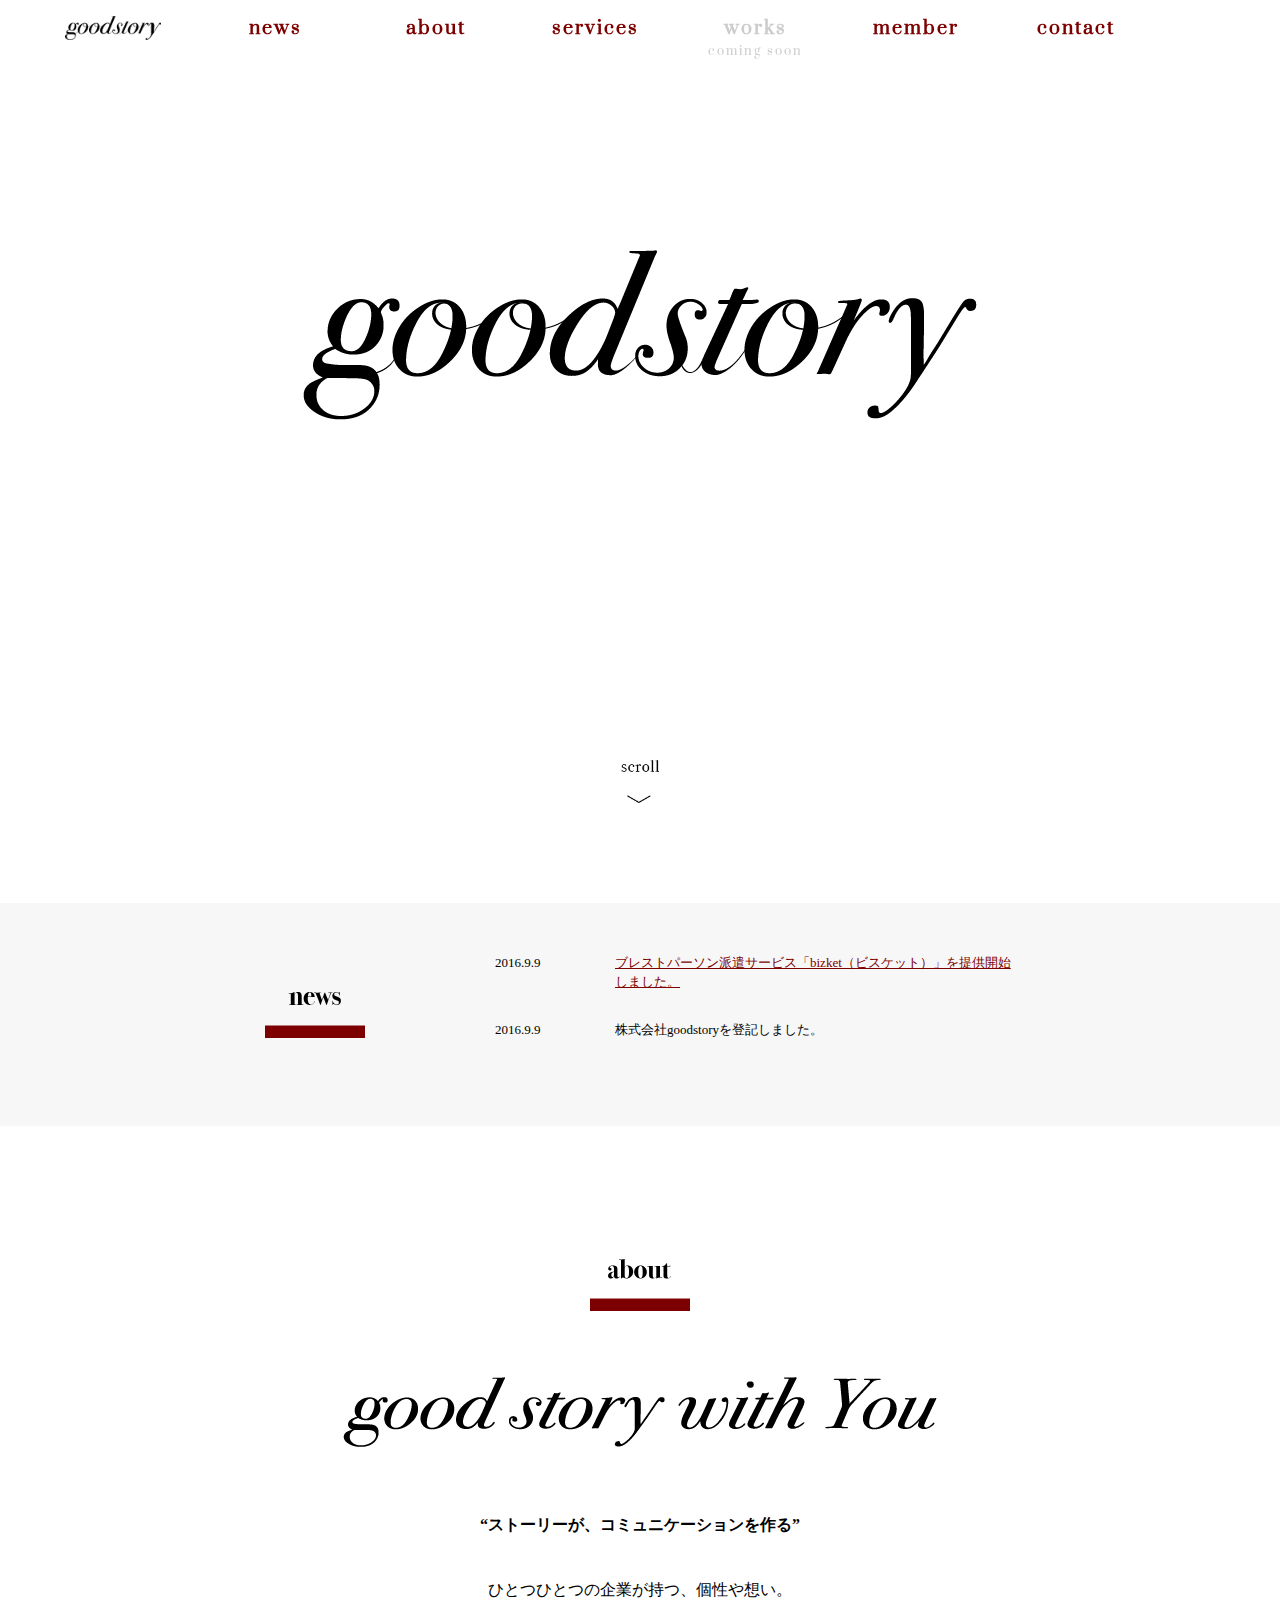
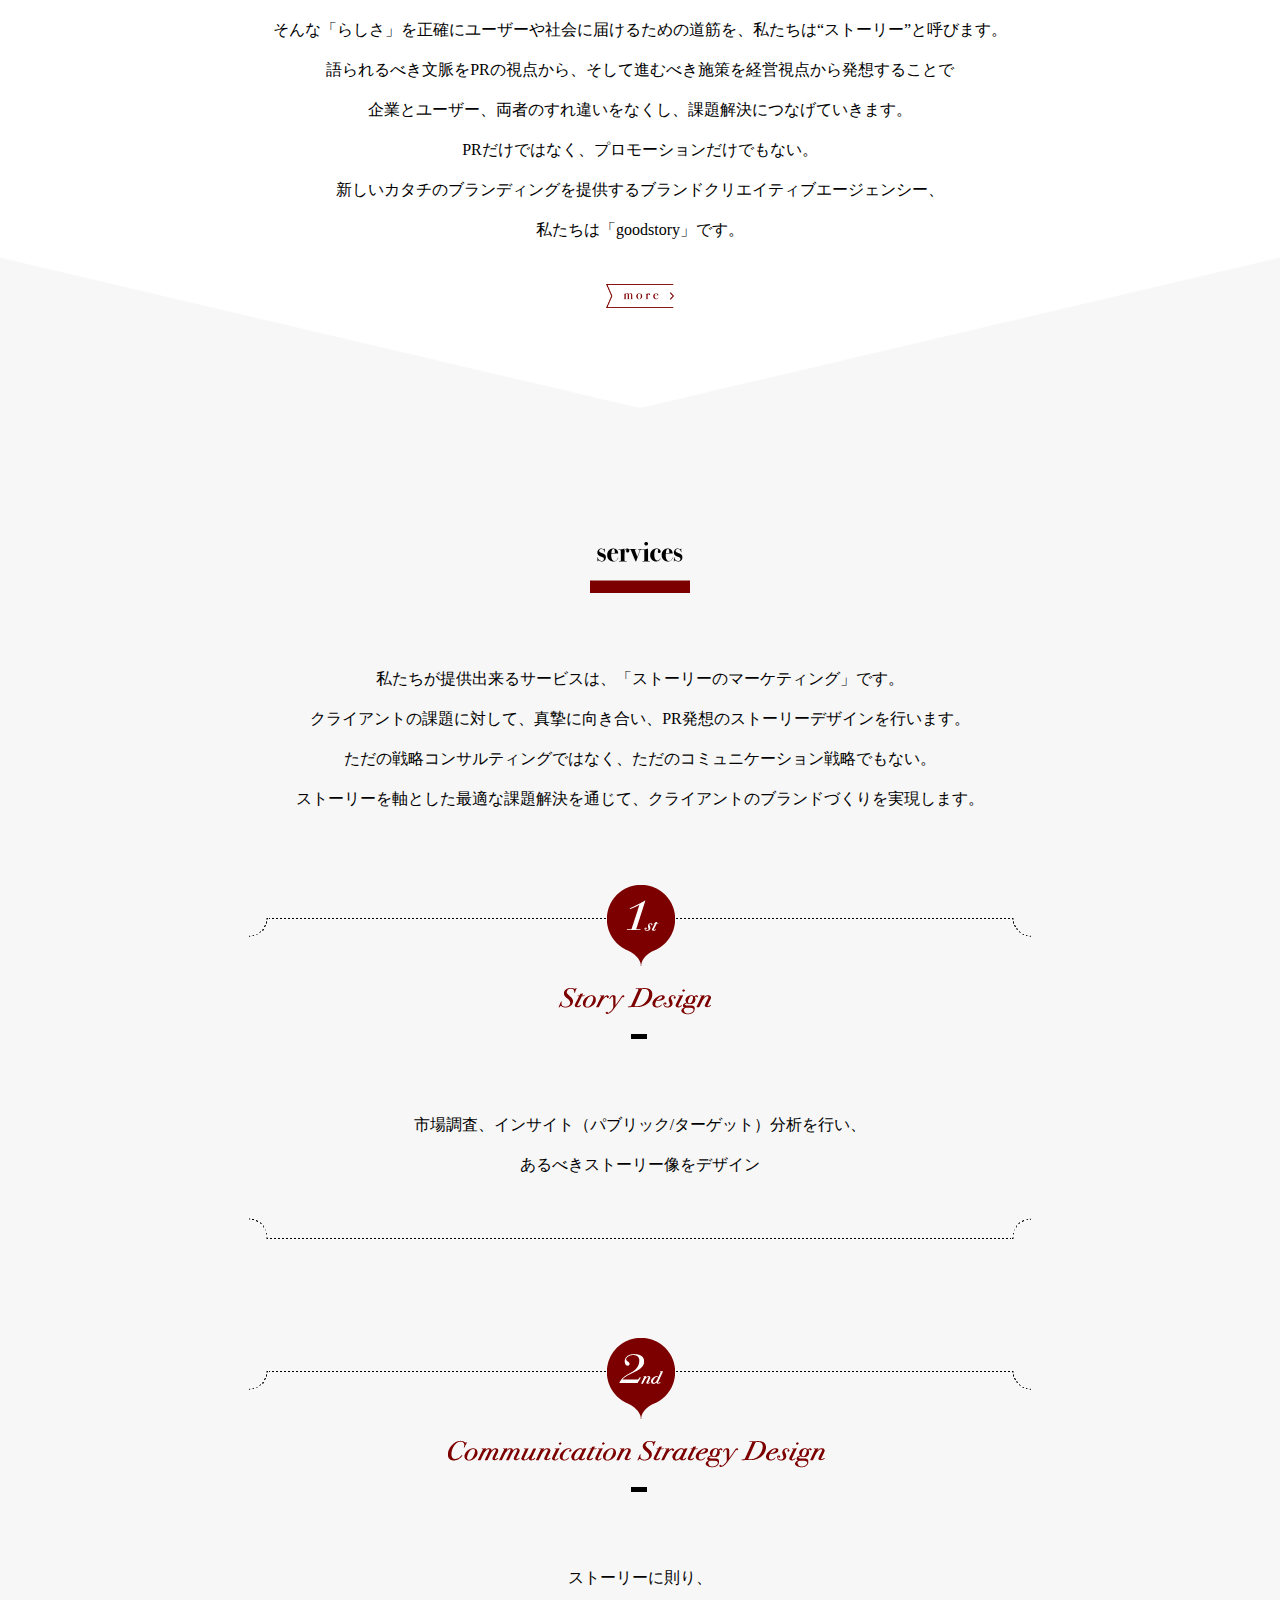
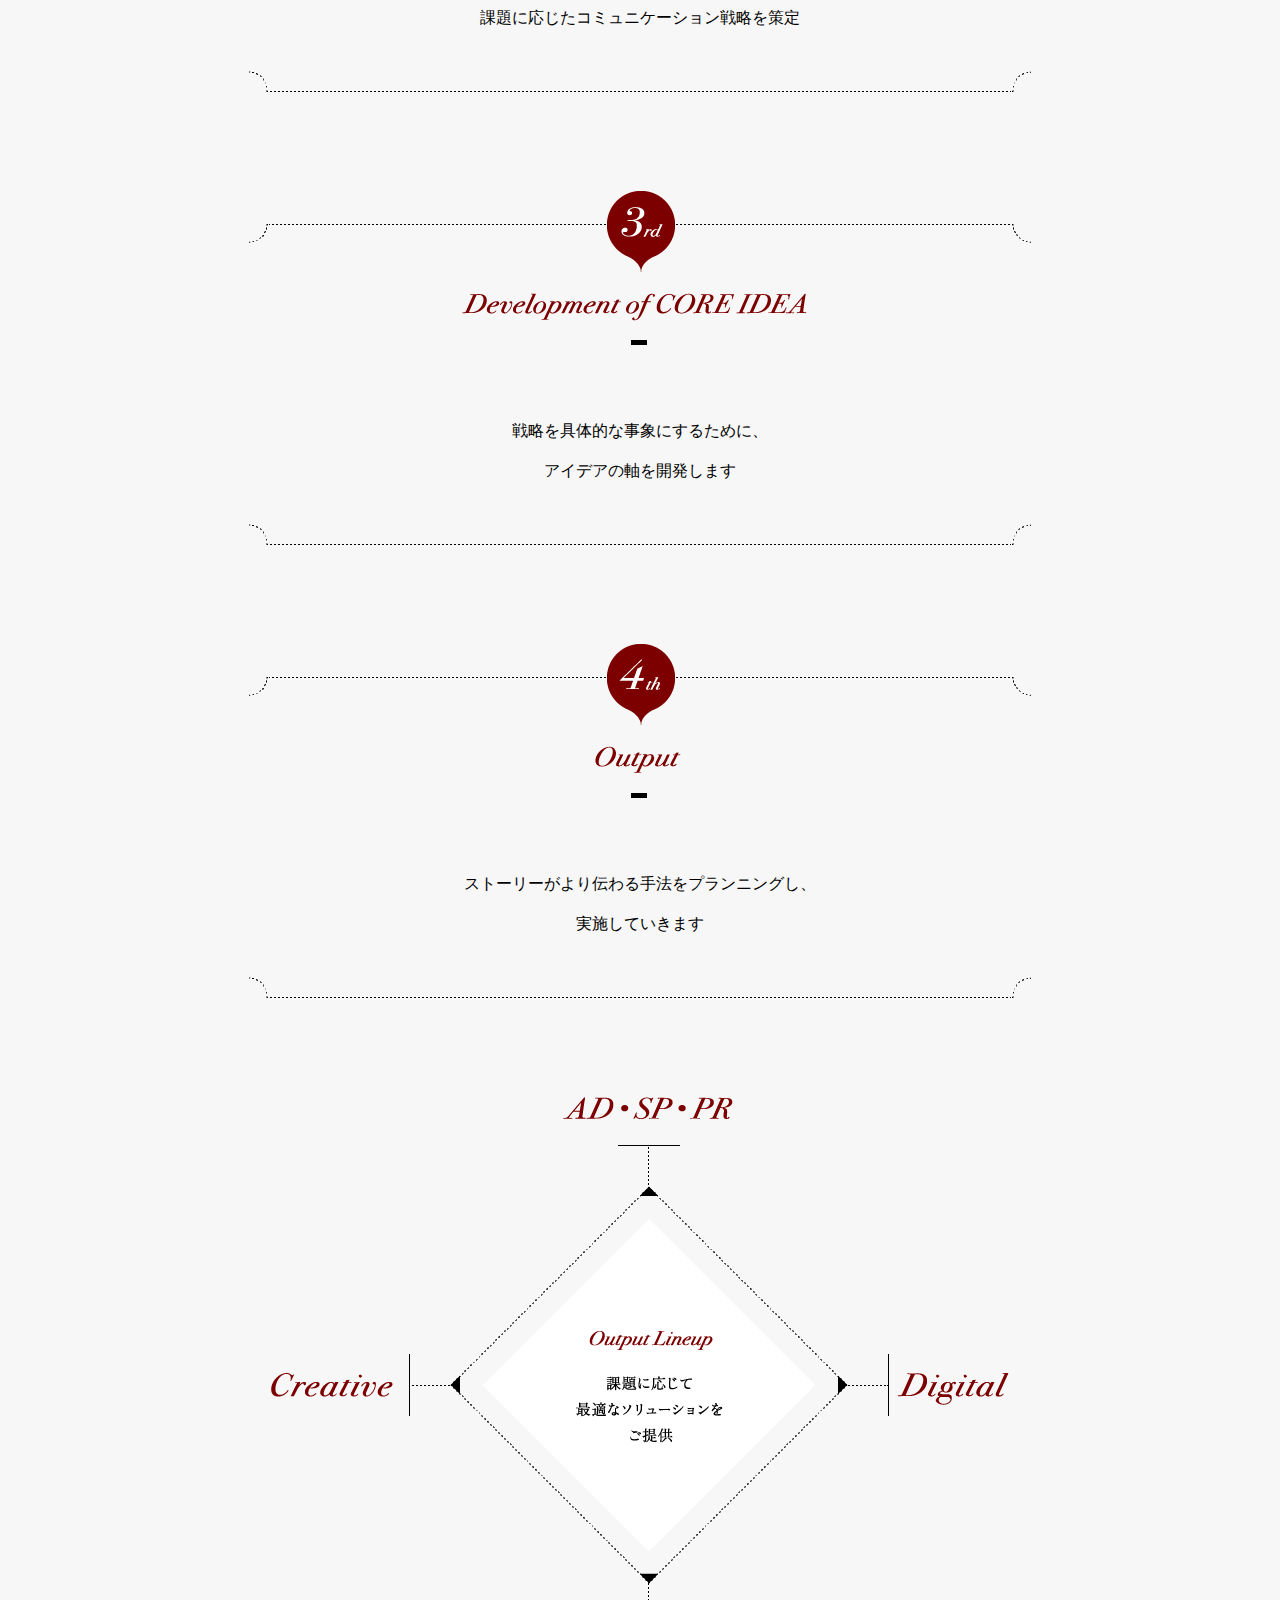
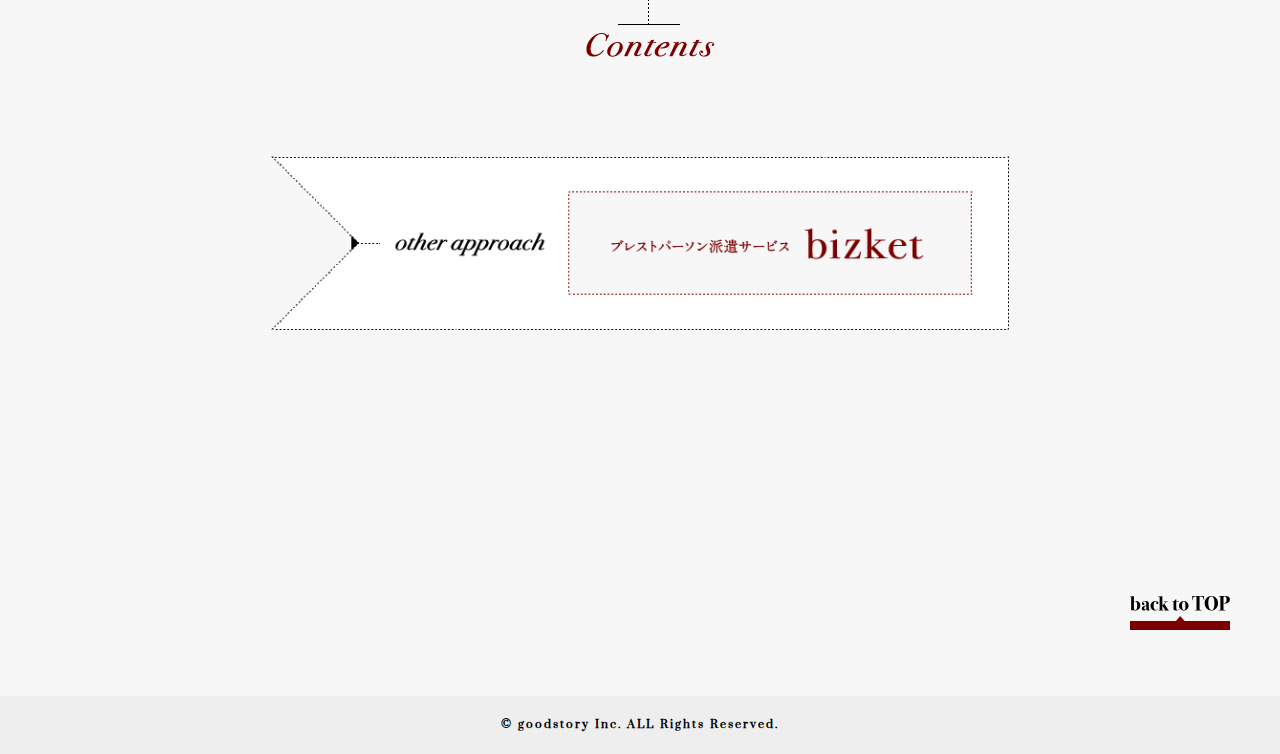
<file: index.html>
<!DOCTYPE html>
<html lang="ja">
  <head>
    <meta charset="UTF-8">
    <meta http-equiv="X-UA-Compatible" content="IE=edge"/>
    <meta name="viewport" content="width=device-width,initial-scale=1">
    <title>goodstory ～ストーリーが、コミュニケーションを作る～</title>
    <meta name="description" content="ひとつひとつの企業が持つ、個性や想い。そんな「らしさ」を正確にユーザーや社会に届けるための道筋を、私たちは“ストーリー”と呼びます。語られるべき文脈をPRの視点から、そして進むべき施策を経営視点から発想することで企業とユーザー、両者のすれ違いをなくし、課題解決につなげていきます。PRだけではなく、プロモーションだけでもない。 新しいカタチのブランディングを提供するブランドクリエイティブエージェンシー、私たちは「goodstory」です。">
    <meta name="keywords" content="PR,ストーリー,マーケティング,bizket,ブランドクリエイティブエージェンシー,goodstory">
    <link rel="stylesheet" href="common/css/sanitize.css">
    <link href='https://fonts.googleapis.com/css?family=Prata' rel='stylesheet' type='text/css'>
    <link rel="stylesheet" href="common/css/style.css">
    <link rel="stylesheet" href="common/css/menu.css"/>
    <!--[if lt IE 9]>
    <script type="text/javascript" src="common/js/html5shiv.js"></script>
    <![endif]-->
  </head>

  <body>
    <nav id="nav" class="sp-on">
      <ul>
        <li class="special">
          <div id="menu">
            <ul>
              <li class="menu_close"><img src="common/images/close.png"></li>
              <li><a href="#news">news</a></li>
              <li><a href="about/">about</a></li>
              <li><a href="services/">services</a></li>
              <li><span>works<span>coming soon</span></span></li>
              <li><a href="member/">member</a></li>
              <li><a href="contact/">contact</a></li>
            </ul>
          </div>
        </li>
      </ul>
    </nav>
    <div id="header" class="sp-on">
      <div class="inner">
      <h1><a href="/"><img src="common/images/logo.png" alt="goodstory" width="96"></a></h1>
      <a id="btn_menu" href="#menu" class="menuToggle"><img src="common/images/btn_menu.png" width=71 /></a>
      </div>
    </div>

    <div id="header" class="pc-on fixed">
      <div class="inner">
        <h1><a href="/"><img src="common/images/logo.png" alt="goodstory" width="96"></a></h1>
        <nav id="nav" class="pc-on">
          <ul>
            <li><a href="#news">news</a></li>
            <li><a href="about/">about</a></li>
            <li><a href="services/">services</a></li>
            <li class="cs"><span>works<span>coming soon</span></span></li>
            <li><a href="member/">member</a></li>
            <li><a href="contact/">contact</a></li>
          </ul>
        </nav>
      </div>
    </div>

    <div id="goodstory" class="section key-visual inner">
      <img src="common/images/goodstory.png" alt="goodstory" width="674">
    </div>

    <div class="section">
      <a href="#news"><img src="common/images/scroll.png" alt="scroll" width="38"></a>
    </div>

    <div id="news" class="section bg_gray">
      <div class="inner news clearfix">
        <h2><img src="common/images/title_news.png" alt="news"></h2>
        <dl class="clearfix">
          <dt>2016.9.9</dt>
          <dd><a href="brest/">ブレストパーソン派遣サービス「bizket（ビスケット）」を提供開始しました。</a></dd>
          <dt>2016.9.9</dt>
          <dd>株式会社goodstoryを登記しました。</dd>
        </dl>
      </div>
    </div>

    <div id="about" class="section">
      <div class="inner">
        <h2><img src="common/images/title_about.png" alt="about"></h2>
        <div class="message"><img src="common/images/goodstorywithyou.png" alt="good story with you"></div>
        <h3>“ストーリーが、コミュニケーションを作る”</h3>
        <p class="mb33">ひとつひとつの企業が持つ、個性や想い。<br>そんな「らしさ」を正確にユーザーや社会に届けるための道筋を、私たちは“ストーリー”と呼びます。<br>語られるべき文脈をPRの視点から、そして進むべき施策を経営視点から発想することで<br>企業とユーザー、両者のすれ違いをなくし、課題解決につなげていきます。<br>PRだけではなく、<br class="sp-on">プロモーションだけでもない。<br>新しいカタチのブランディングを提供するブランドクリエイティブエージェンシー、<br>私たちは「goodstory」です。</p>
        <a href="about/"><img src="common/images/btn_more.png" alt="more" width="68"></a>
      </div>
    </div>


    <div id="service" class="section bg_gray">
      <div class="inner">
        <h2><img src="common/images/title_service.png" alt="service" class="title"></h2>
        <p class="mb33">私たちが提供出来るサービスは、<br class="sp-on">「ストーリーのマーケティング」です。<br>クライアントの課題に対して、真摯に向き合い、<br class="sp-on">PR発想のストーリーデザインを行います。<br>ただの戦略コンサルティングではなく、<br class="sp-on">ただのコミュニケーション戦略でもない。<br>ストーリーを軸とした最適な課題解決を通じて、<br class="sp-on">クライアントのブランドづくりを実現します。</p>
        <img src="common/images/1st.png" alt="1st Story Design" width="782">
        <p>市場調査、インサイト（パブリック/ターゲット）分析を行い、<br>あるべきストーリー像をデザイン</p>
        <img src="common/images/no_bottom.png" alt="" width="782">
        <img src="common/images/2nd.png" alt="2nd Communication Strategy Design" width="782">
        <p>ストーリーに則り、<br>課題に応じたコミュニケーション戦略を策定</p>
        <img src="common/images/no_bottom.png" alt=" " width="782">
        <img src="common/images/3rd.png" alt="3rd Development of CORE IDEA" width="782">
        <p>戦略を具体的な事象にするために、<br>アイデアの軸を開発します</p>
        <img src="common/images/no_bottom.png" alt="" width="782">
        <img src="common/images/4th.png" alt="Output" width="782">
        <p>ストーリーがより伝わる手法をプランニングし、<br>実施していきます</p>
        <img src="common/images/no_bottom.png" alt="" width="782">
        <img src="common/images/chart.png" alt="" width="738">
        <a href="brest/"><img src="common/images/btn_large.png" alt="" width="738"></a>
      </div>
    </div>
    <div id="totop">
      <div class="inner">
        <a href="#"><img src="common/images/btn_totop.png" alt="トップへ戻る"></a>
      </div>
    </div>

    <div id="footer">
      <div class="inner">
        <p>© goodstory Inc. ALL Rights Reserved.</p>
      </div>
    </div>

    <script type="text/javascript" src="common/js/jquery.min.js"></script>
    <script type="text/javascript" src="common/js/script.js"></script>
    <script src="common/js/util.js"></script>
    <script src="common/js/nav.js"></script>
<script>
  (function(i,s,o,g,r,a,m){i['GoogleAnalyticsObject']=r;i[r]=i[r]||function(){
  (i[r].q=i[r].q||[]).push(arguments)},i[r].l=1*new Date();a=s.createElement(o),
  m=s.getElementsByTagName(o)[0];a.async=1;a.src=g;m.parentNode.insertBefore(a,m)
  })(window,document,'script','https://www.google-analytics.com/analytics.js','ga');

  ga('create', 'UA-84368940-1', 'auto');
  ga('send', 'pageview');

</script>
  </body>

</html>
</file>
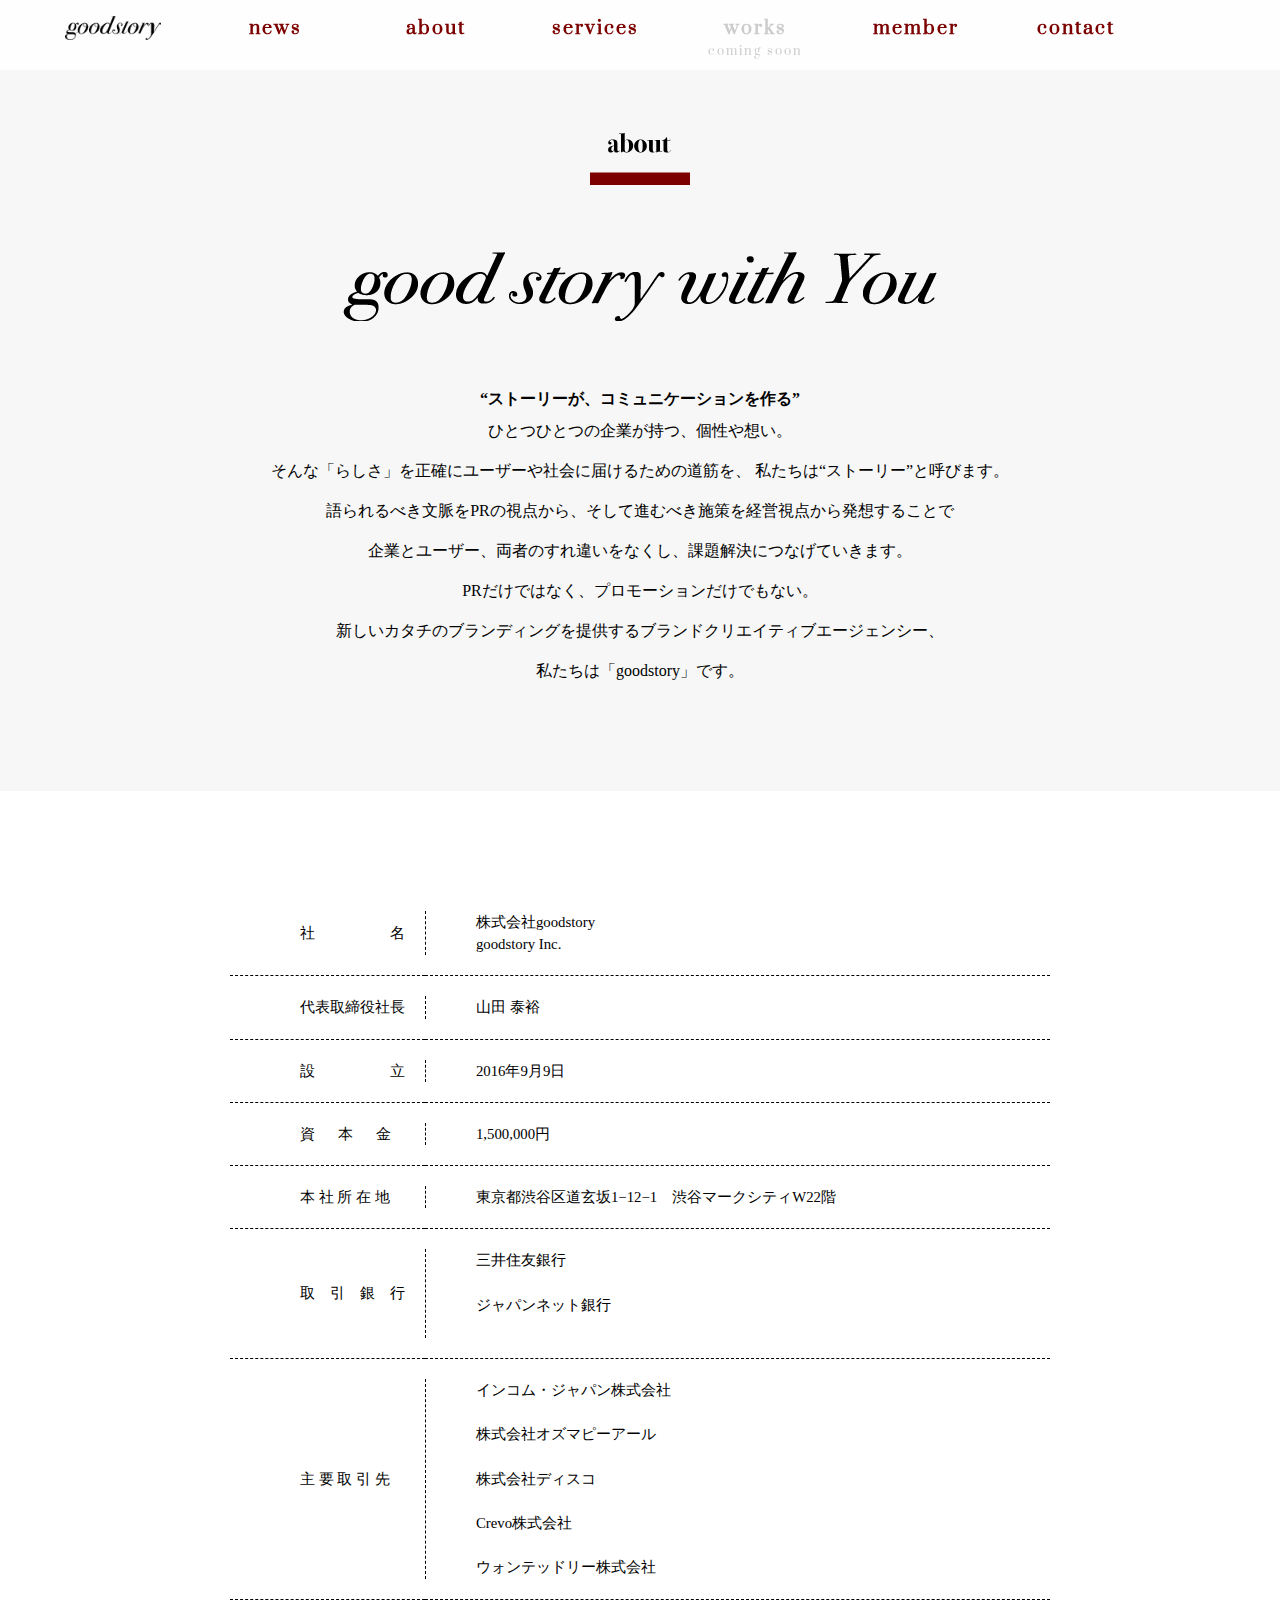
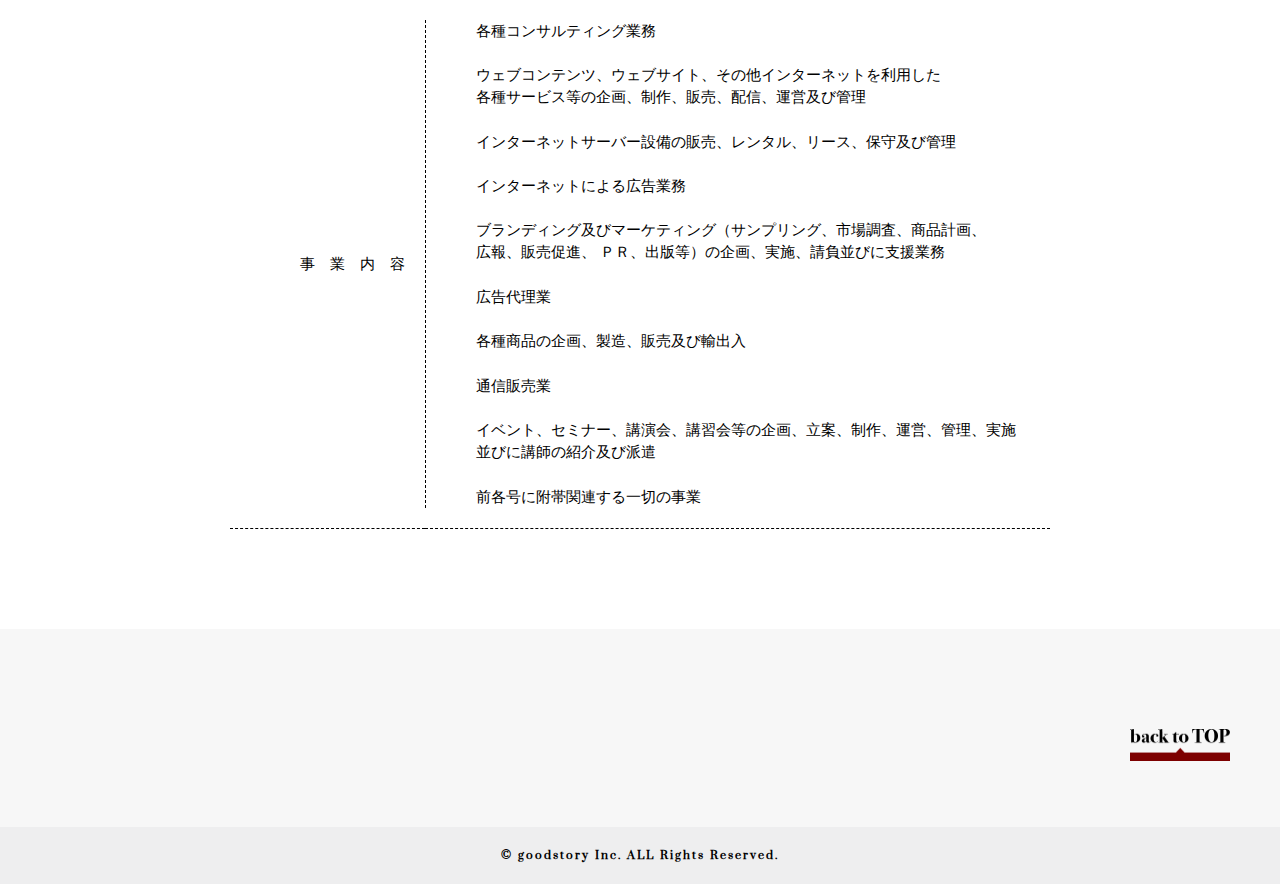
<file: about/index.html>
<!DOCTYPE html>
<html lang="ja">
  <head>
    <meta charset="UTF-8">
    <meta http-equiv="X-UA-Compatible" content="IE=edge"/>
    <meta name="viewport" content="width=device-width,initial-scale=1">
    <title>about By goodstory Inc.</title>
    <meta name="description" content="ひとつひとつの企業が持つ、個性や想い。そんな「らしさ」を正確にユーザーや社会に届けるための道筋を、 私たちは“ストーリー”と呼びます。語られるべき⽂脈をPRの視点から、そして進むべき施策を経営視点から発想することで企業とユーザー、両者のすれ違いをなくし、課題解決につなげていきます。PRだけではなく、プロモーションだけでもない。 新しいカタチのブランディングを提供するブランドクリエイティブエージェンシー、私たちは「goodstory」です。">
    <meta name="keywords" content="PR,ストーリー,マーケティング,bizket,ブランドクリエイティブエージェンシー,goodstory">
    <link rel="stylesheet" href="../common/css/sanitize.css">
    <link href='https://fonts.googleapis.com/css?family=Prata' rel='stylesheet' type='text/css'>
    <link rel="stylesheet" href="../common/css/style.css">
    <link rel="stylesheet" href="../common/css/menu.css"/>
    <!--[if lt IE 9]>
    <script type="text/javascript" src="../common/js/html5shiv.js"></script>
    <![endif]-->

</head>

  <body>

    <nav id="nav" class="sp-on">
      <ul>
        <li class="special">
          <div id="menu">
            <ul>
              <li class="menu_close"><img src="../common/images/close.png"></li>
              <li><a href="../#news">news</a></li>
              <li><a href="../about/" class="active">about</a></li>
              <li><a href="../services/">services</a></li>
              <li><span>works<span>coming soon</span></span></li>
              <li><a href="../member/">member</a></li>
              <li><a href="../contact/">contact</a></li>
            </ul>
          </div>
        </li>
      </ul>
    </nav>
    <div id="header" class="sp-on">
      <div class="inner">
      <h1><a href="../"><img src="../common/images/logo.png" alt="goodstory" width="96"></a></h1>
      <a id="btn_menu" href="#menu" class="menuToggle"><img src="../common/images/btn_menu.png" width=71 /></a>
      </div>
    </div>

    <div id="header" class="pc-on fixed">
      <div class="inner">
        <h1><a href="../"><img src="../common/images/logo.png" alt="goodstory" width="96"></a></h1>
        <nav id="nav" class="pc-on">
          <ul>
            <li><a href="../#news">news</a></li>
            <li><a href="../about/" class="active">about</a></li>
            <li><a href="../services/">services</a></li>
            <li class="cs"><span>works<span>coming soon</span></span></li>
            <li><a href="../member/">member</a></li>
            <li><a href="../contact/">contact</a></li>
          </ul>
        </nav>
      </div>
    </div>

    <div id="about_intro" class="section bg_gray">
      <div class="inner" style="padding-top:0;">
        <h2><img src="../common/images/title_about.png" alt="about"></h2>
        <div class="message"><img src="../common/images/about_message.png" alt="good story with You"></div>
        <h3>“ストーリーが、コミュニケーションを作る”</h3>
        <p class="lead">
          ひとつひとつの企業が持つ、個性や想い。<br>
          そんな「らしさ」を正確にユーザーや社会に届けるための道筋を、 私たちは“ストーリー”と呼びます。<br>
          語られるべき⽂脈をPRの視点から、そして進むべき施策を経営視点から発想することで<br>
          企業とユーザー、両者のすれ違いをなくし、課題解決につなげていきます。<br>
          PRだけではなく、プロモーションだけでもない。 <br>
          新しいカタチのブランディングを提供するブランドクリエイティブエージェンシー、<br>
          私たちは「goodstory」です。
        </p>
      </div>
    </div>
    <div id="about_content" class="section">
      <div class="inner">
        <table>
          <tr>
            <th><span>社　　　　　名</span></th>
            <td>
              <div>株式会社goodstory<br>goodstory Inc.</div>
            </td>
          </tr>
          <tr>
            <th><span>代表取締役社長</span></th>
            <td>
              <div>山田 泰裕</div>
            </td>
          </tr>
          <tr>
            <th><span>設　　　　　立</span></th>
            <td>
              <div>2016年9月9日</div>
            </td>
          </tr>
          <tr>
            <th><span class="mj3">資本金</span></th>
            <td>
              <div>1,500,000円</div>
            </td>
          </tr>
          <tr>
            <th><span class="mj5">本社所在地</span></th>
            <td>
              <div>東京都渋谷区道玄坂1−12−1　渋谷マークシティW22階</div>
            </td>
          </tr>
          <tr>
            <th><span>取　引　銀　行</span></th>
            <td>
              <div>
                三井住友銀行<br><br>
                ジャパンネット銀行<br><br>
              </div>
            </td>
          </tr>
          <tr>
            <th><span class="mj5">主要取引先</span></th>
            <td>
              <div class="lh">
                インコム・ジャパン株式会社<br><br>
                株式会社オズマピーアール<br><br>
                株式会社ディスコ<br><br>
                Crevo株式会社<br><br>
                ウォンテッドリー株式会社
              </div>
            </td>
          </tr>
          <tr>
            <th><span class="mj4">事　業　内　容</span></th>
            <td>
              <div class="lh">
                <!--コミュニケーションコンサルティング、プラニング<br><br>
                キャンペーンディレクション、プロデュース<br><br>
                ブランドコンサルティング<br><br>
                エンタテインメント・コンテンツ事業<br><br>
                商品開発<br><br>
                アイデア開発サポート<br><br>-->
                各種コンサルティング業務<br><br>
                ウェブコンテンツ、ウェブサイト、その他インターネットを利用した<br>各種サービス等の企画、制作、販売、配信、運営及び管理<br><br>
                インターネットサーバー設備の販売、レンタル、リース、保守及び管理<br><br>
                インターネットによる広告業務<br><br>
                ブランディング及びマーケティング（サンプリング、市場調査、商品計画、<br>広報、販売促進、 ＰＲ、出版等）の企画、実施、請負並びに支援業務<br><br>
                広告代理業<br><br>
                各種商品の企画、製造、販売及び輸出入<br><br>
                通信販売業<br><br>
                イベント、セミナー、講演会、講習会等の企画、立案、制作、運営、管理、実施<br>並びに講師の紹介及び派遣<br><br>
                前各号に附帯関連する一切の事業
              </div>
            </td>
          </tr>
        </table>
      </div>
    </div>

    <div id="totop">
      <div class="inner">
        <a href="#"><img src="../common/images/btn_totop.png" alt="トップへ戻る" width="88" height="32"></a>
      </div>
    </div>

    <div id="footer">
      <div class="inner">
        <p>© goodstory Inc. ALL Rights Reserved.</p>
      </div>
    </div>

  <script type="text/javascript" src="../common/js/jquery.min.js"></script>

  <script type="text/javascript" src="../common/js/script.js"></script>
  <script src="../common/js/util.js"></script>
  <script src="../common/js/nav.js"></script>
<script>
  (function(i,s,o,g,r,a,m){i['GoogleAnalyticsObject']=r;i[r]=i[r]||function(){
  (i[r].q=i[r].q||[]).push(arguments)},i[r].l=1*new Date();a=s.createElement(o),
  m=s.getElementsByTagName(o)[0];a.async=1;a.src=g;m.parentNode.insertBefore(a,m)
  })(window,document,'script','https://www.google-analytics.com/analytics.js','ga');

  ga('create', 'UA-84368940-1', 'auto');
  ga('send', 'pageview');

</script>
</body>

</html>
</file>
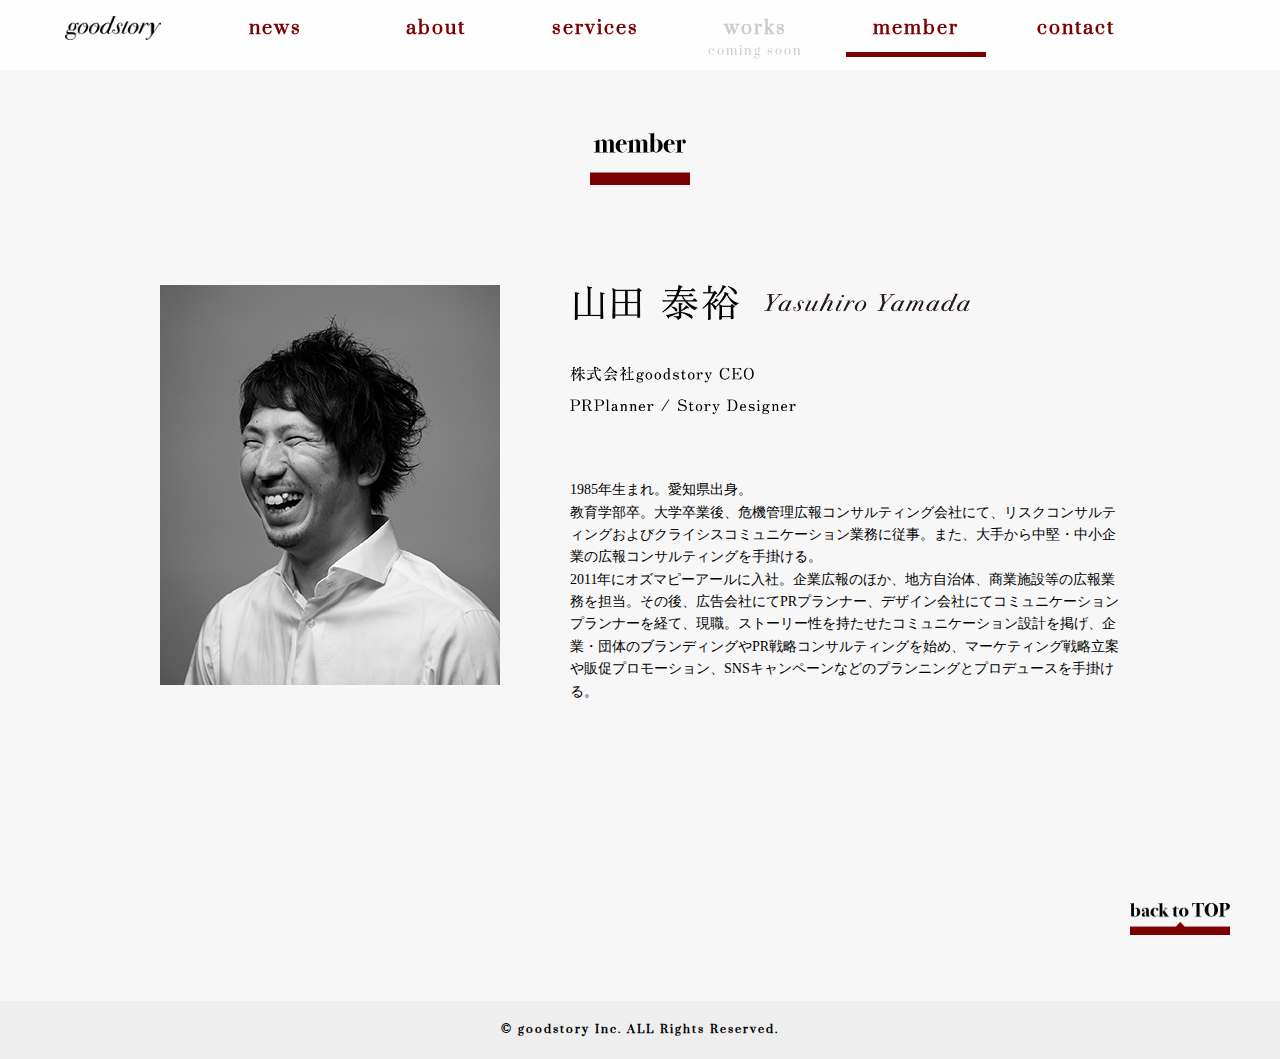
<file: member/index.html>
<!DOCTYPE html>
<html lang="ja">
  <head>
    <meta charset="UTF-8">
    <meta http-equiv="X-UA-Compatible" content="IE=edge"/>
    <meta name="viewport" content="width=device-width,initial-scale=1">
    <title>member By goodstory Inc.</title>
    <meta name="description" content="ひとつひとつの企業が持つ、個性や想い。そんな「らしさ」を正確にユーザーや社会に届けるための道筋を、私たちは“ストーリー”と呼びます。語られるべき文脈をPRの視点から、そして進むべき施策を経営視点から発想することで企業とユーザー、両者のすれ違いをなくし、課題解決につなげていきます。PRだけではなく、プロモーションだけでもない。 新しいカタチのブランディングを提供するブランドクリエイティブエージェンシー、私たちは「goodstory」です。">
    <meta name="keywords" content="PR,ストーリー,マーケティング,bizket,ブランドクリエイティブエージェンシー,goodstory">
    <link rel="stylesheet" href="../common/css/sanitize.css">
    <link href='https://fonts.googleapis.com/css?family=Prata' rel='stylesheet' type='text/css'>
    <link rel="stylesheet" href="../common/css/style.css">
    <link rel="stylesheet" href="../common/css/menu.css"/>
    <!--[if lt IE 9]>
    <script type="text/javascript" src="../common/js/html5shiv.js"></script>
    <![endif]-->
  </head>

  <body>

    <nav id="nav" class="sp-on">
      <ul>
        <li class="special">
          <div id="menu">
            <ul>
              <li class="menu_close"><img src="../common/images/close.png"></li>
              <li><a href="../#news">news</a></li>
              <li><a href="../about/">about</a></li>
              <li><a href="../services/">services</a></li>
              <li><span>works<span>coming soon</span></span></li>
              <li><a href="../member/" class="active">member</a></li>
              <li><a href="../contact/">contact</a></li>
            </ul>
          </div>
        </li>
      </ul>
    </nav>
    <div id="header" class="sp-on">
      <div class="inner">
      <h1><a href="../"><img src="../common/images/logo.png" alt="goodstory" width="96"></a></h1>
      <a id="btn_menu" href="#menu" class="menuToggle"><img src="../common/images/btn_menu.png" width=71 /></a>
      </div>
    </div>

    <div id="header" class="pc-on fixed">
      <div class="inner">
        <h1><a href="../"><img src="../common/images/logo.png" alt="goodstory" width="96"></a></h1>
        <nav id="nav" class="pc-on">
          <ul>
            <li><a href="../#news">news</a></li>
            <li><a href="../about/">about</a></li>
            <li><a href="../services/">services</a></li>
            <li class="cs"><span>works<span>coming soon</span></span></li>
            <li class="active"><a href="../member/">member</a></li>
            <li><a href="../contact/">contact</a></li>
          </ul>
        </nav>
      </div>
    </div>

      <div id="member_intro" class="section bg_gray">
        <div class="inner" style="padding-top:0;">
          <h2><img src="../common/images/title_member.png" alt="member" class="page-title"></h2>
          <!-- 人数が増えるときはdlを複製想定 -->
          <dl class="clearfix">
            <dt><img src="../common/images/img_yamada.jpg" alt="山田泰裕"></dt>
            <dd>
              <div class="info"><img src="../common/images/member_info1.png" alt="member"></div>
              <div class="text">
                1985年生まれ。愛知県出身。<br>
                教育学部卒。大学卒業後、危機管理広報コンサルティング会社にて、リスクコンサルティングおよびクライシスコミュニケーション業務に従事。また、大手から中堅・中小企業の広報コンサルティングを手掛ける。<br>
                2011年にオズマピーアールに入社。企業広報のほか、地方自治体、商業施設等の広報業務を担当。その後、広告会社にてPRプランナー、デザイン会社にてコミュニケーションプランナーを経て、現職。ストーリー性を持たせたコミュニケーション設計を掲げ、企業・団体のブランディングやPR戦略コンサルティングを始め、マーケティング戦略立案や販促プロモーション、SNSキャンペーンなどのプランニングとプロデュースを手掛ける。
              </div>
            </dd>
          </dl>
        </div>
      </div>
      <div id="totop">
        <div class="inner">
          <a href="#"><img src="../common/images/btn_totop.png" alt="トップへ戻る" width="88" height="32"></a>
        </div>
      </div>


    <div id="footer">
      <div class="inner">
        <p>© goodstory Inc. ALL Rights Reserved.</p>
      </div>
    </div>

  <script type="text/javascript" src="../common/js/jquery.min.js"></script>

  <script type="text/javascript" src="../common/js/script.js"></script>
  <script src="../common/js/util.js"></script>
  <script src="../common/js/nav.js"></script>
<script>
  (function(i,s,o,g,r,a,m){i['GoogleAnalyticsObject']=r;i[r]=i[r]||function(){
  (i[r].q=i[r].q||[]).push(arguments)},i[r].l=1*new Date();a=s.createElement(o),
  m=s.getElementsByTagName(o)[0];a.async=1;a.src=g;m.parentNode.insertBefore(a,m)
  })(window,document,'script','https://www.google-analytics.com/analytics.js','ga');

  ga('create', 'UA-84368940-1', 'auto');
  ga('send', 'pageview');

</script>
</body>

</html>
</file>
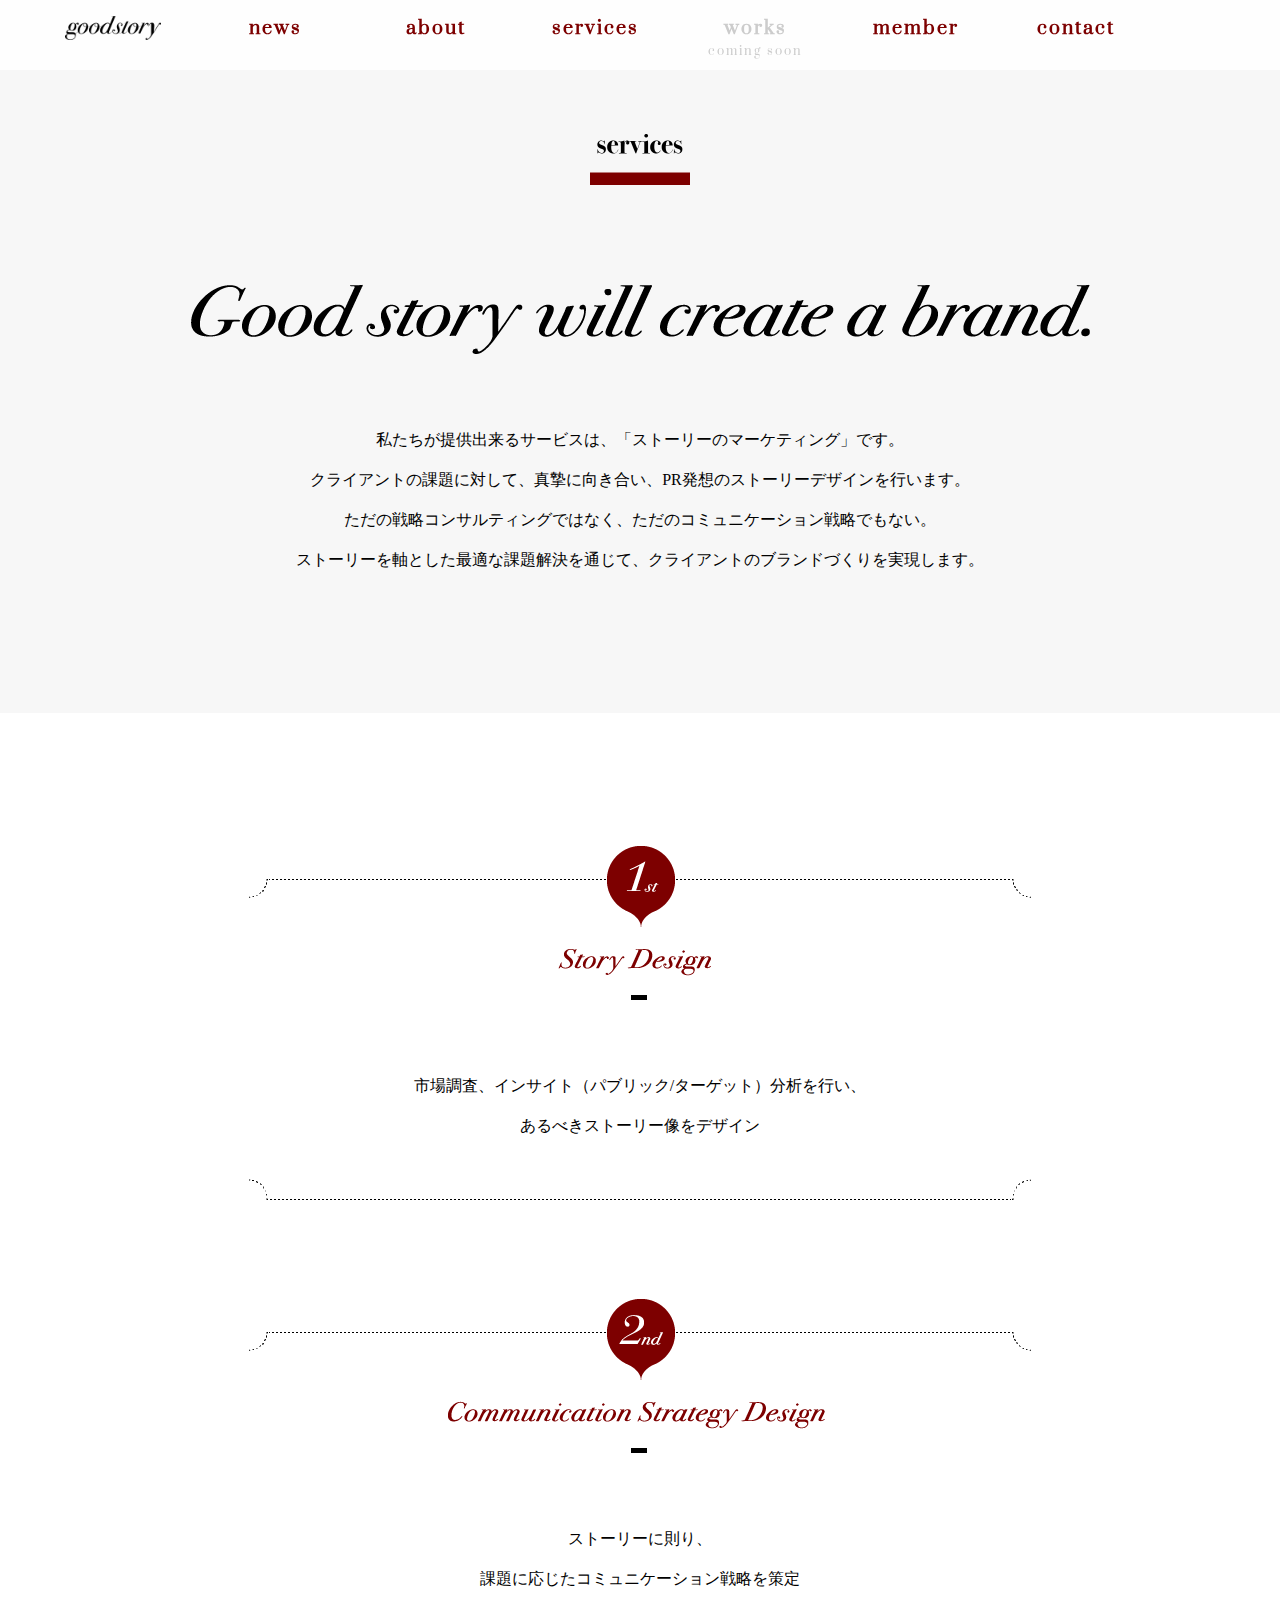
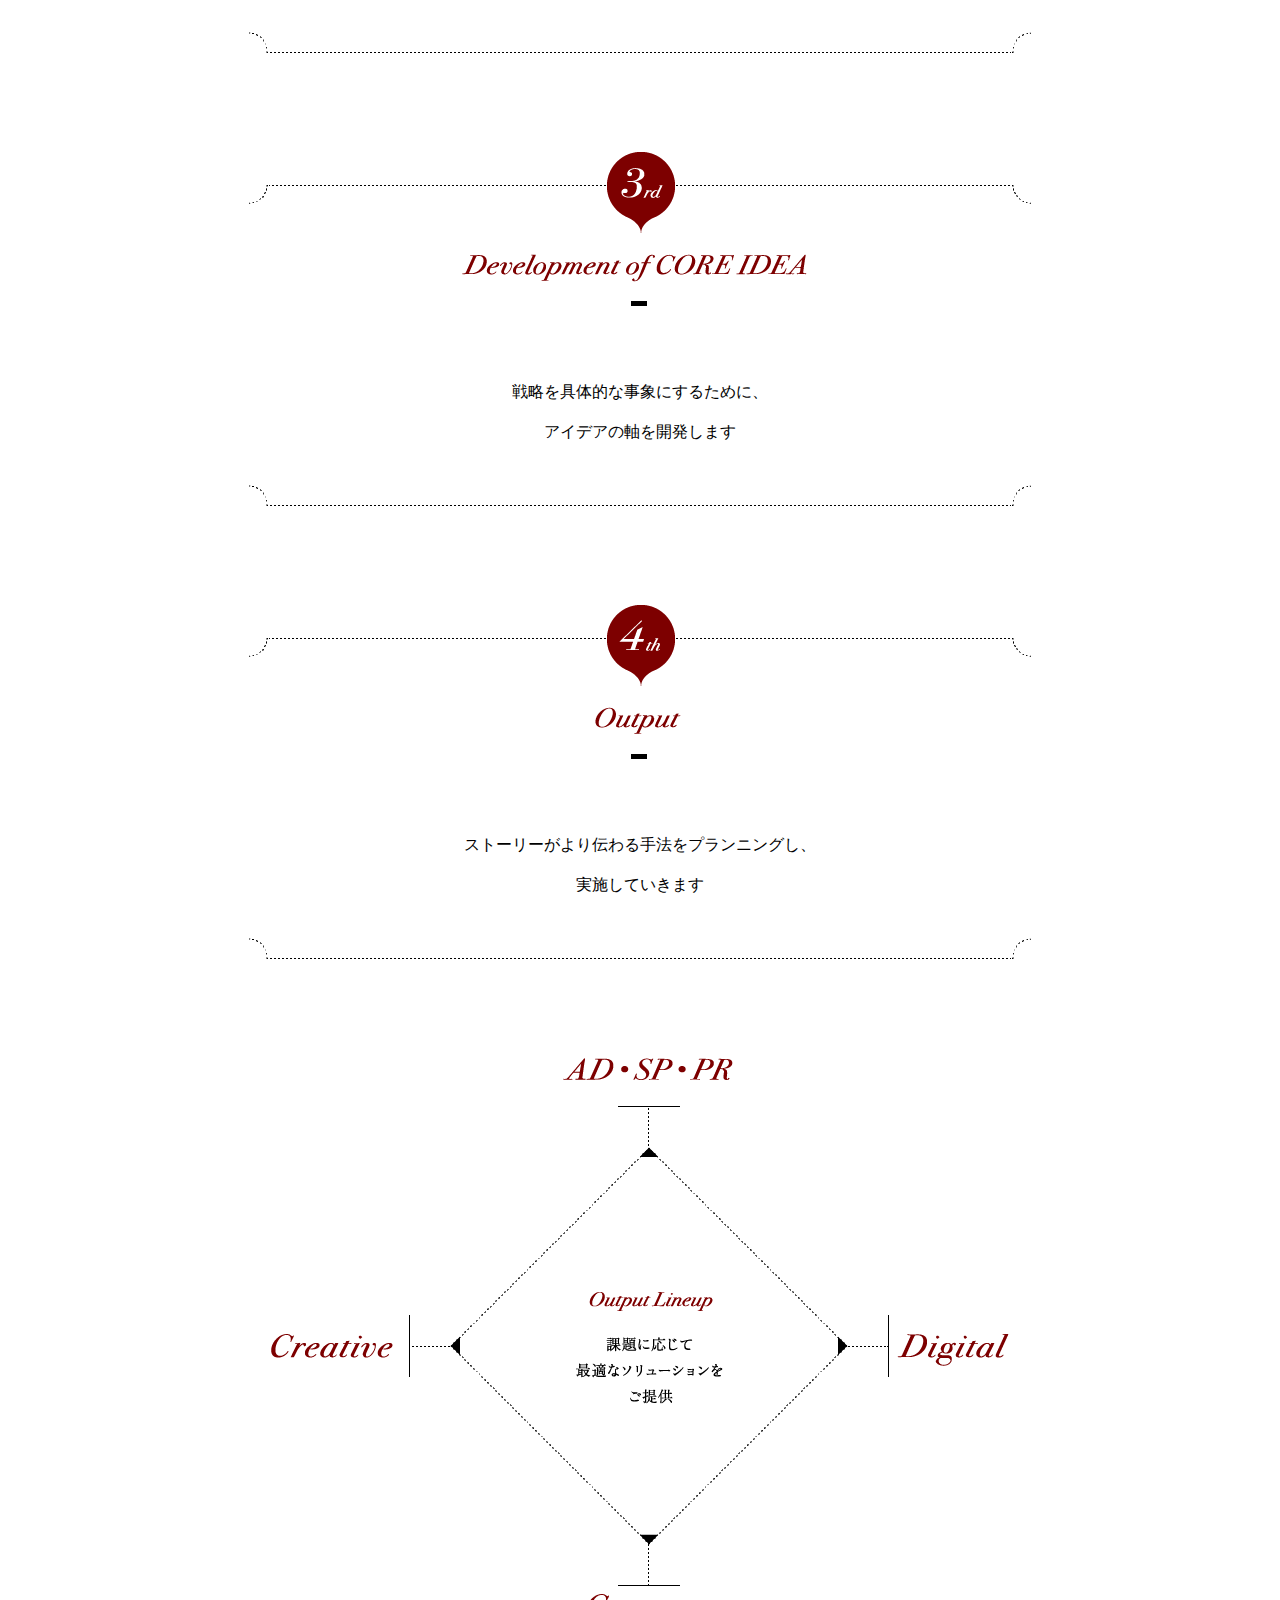
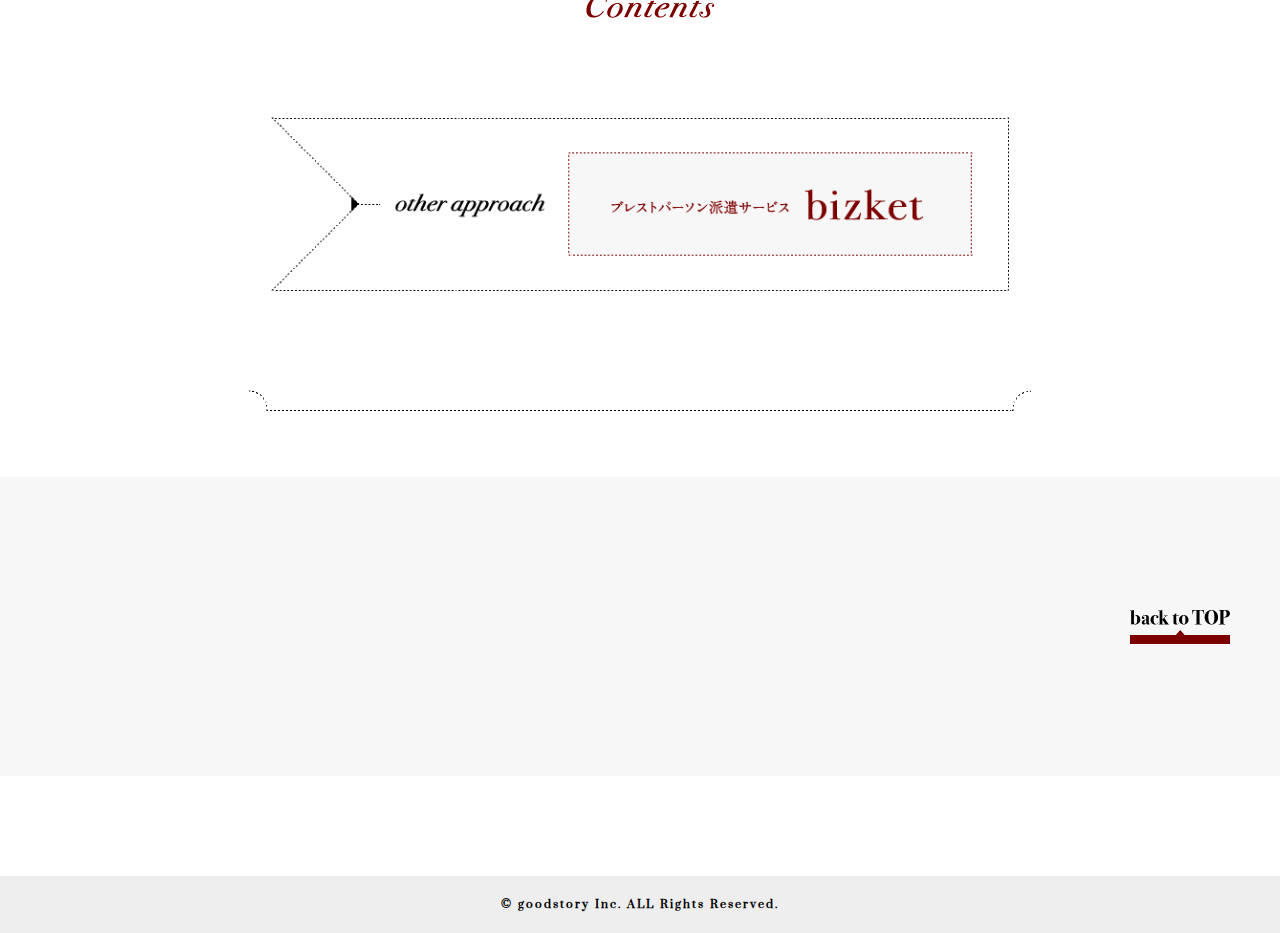
<file: services/index.html>
<!DOCTYPE html>
<html lang="ja">
  <head>
    <meta charset="UTF-8">
    <meta http-equiv="X-UA-Compatible" content="IE=edge"/>
    <meta name="viewport" content="width=device-width,initial-scale=1">
    <title>services By goodstory Inc.</title>
    <meta name="description" content="ひとつひとつの企業が持つ、個性や想い。そんな「らしさ」を正確にユーザーや社会に届けるための道筋を、私たちは“ストーリー”と呼びます。語られるべき文脈をPRの視点から、そして進むべき施策を経営視点から発想することで企業とユーザー、両者のすれ違いをなくし、課題解決につなげていきます。PRだけではなく、プロモーションだけでもない。 新しいカタチのブランディングを提供するブランドクリエイティブエージェンシー、私たちは「goodstory」です。">
    <meta name="keywords" content="PR,ストーリー,マーケティング,bizket,ブランドクリエイティブエージェンシー,goodstory">
    <link rel="stylesheet" href="../common/css/sanitize.css">
    <link href='https://fonts.googleapis.com/css?family=Prata' rel='stylesheet' type='text/css'>
    <link rel="stylesheet" href="../common/css/style.css">
    <link rel="stylesheet" href="../common/css/menu.css"/>
    <!--[if lt IE 9]>
    <script type="text/javascript" src="../common/js/html5shiv.js"></script>
    <![endif]-->

</head>

  <body>

    <nav id="nav" class="sp-on">
      <ul>
        <li class="special">
          <div id="menu">
            <ul>
              <li class="menu_close"><img src="../common/images/close.png"></li>
              <li><a href="../#news">news</a></li>
              <li><a href="../about/">about</a></li>
              <li><a href="../services/" class="active">services</a></li>
              <li><span>works<span>coming soon</span></span></li>
              <li><a href="../member/">member</a></li>
              <li><a href="../contact/">contact</a></li>
            </ul>
          </div>
        </li>
      </ul>
    </nav>
    <div id="header" class="sp-on">
      <div class="inner">
      <h1><a href="../"><img src="../common/images/logo.png" alt="goodstory" width="96"></a></h1>
      <a id="btn_menu" href="#menu" class="menuToggle"><img src="../common/images/btn_menu.png" width=71 /></a>
      </div>
    </div>

    <div id="header" class="pc-on fixed">
      <div class="inner">
        <h1><a href="../"><img src="../common/images/logo.png" alt="goodstory" width="96"></a></h1>
        <nav id="nav" class="pc-on">
          <ul>
            <li><a href="../#news">news</a></li>
            <li><a href="../about/">about</a></li>
            <li><a href="../services/" class="active">services</a></li>
            <li class="cs"><span>works<span>coming soon</span></span></li>
            <li><a href="../member/">member</a></li>
            <li><a href="../contact/">contact</a></li>
          </ul>
        </nav>
      </div>
    </div>

      <div id="service" class="section bg_gray">
  			<div class="inner" style="padding-top:0;">
          <h2><img src="../common/images/title_service.png" alt="service" class="page-title"></h2>
          <img src="../common/images/goodstorywillcreateabrand.png" alt="good story will create a brand" width="899"><br>
          <p class="mb33">私たちが提供出来るサービスは、「ストーリーのマーケティング」です。<br>クライアントの課題に対して、真摯に向き合い、PR発想のストーリーデザインを行います。<br>ただの戦略コンサルティングではなく、ただのコミュニケーション戦略でもない。<br>ストーリーを軸とした最適な課題解決を通じて、クライアントのブランドづくりを実現します。</p>
        </div>
      </div>

      <div id="service_content" class="section">
			<div class="inner">
        <img src="../common/images/1st.png" alt="1st Story Design" width="782"><br class="pc-on">
<p>市場調査、インサイト（パブリック/ターゲット）分析を行い、<br>
あるべきストーリー像をデザイン</p>
        <img src="../common/images/no_bottom.png" alt="" width="782"><br>
        <img src="../common/images/2nd.png" alt="2nd Communication Strategy Design" width="782"><br class="pc-on">
<p>ストーリーに則り、<br>
課題に応じたコミュニケーション戦略を策定</p>
        <img src="../common/images/no_bottom.png" alt=" " width="782"><br>
        <img src="../common/images/3rd.png" alt="3rd Development of CORE IDEA" width="782"><br class="pc-on">
<p>戦略を具体的な事象にするために、<br>
アイデアの軸を開発します</p>
        <img src="../common/images/no_bottom.png" alt="" width="782"><br>
        <img src="../common/images/4th.png" alt="Output" width="782"><br>
<p>ストーリーがより伝わる手法をプランニングし、<br>
実施していきます</p>
        <img src="../common/images/no_bottom.png" alt="" width="782"><br>
        <img src="../common/images/chart.png" alt="" width="738"><br>
				<a href="../brest/"><img src="../common/images/btn_large.png" alt="" width="738"></a><br>
        <img src="../common/images/no_bottom.png" alt="" width="782"><br>
     </div>

     <div id="totop">
       <div class="inner">
         <a href="#"><img src="../common/images/btn_totop.png" alt="トップへ戻る"></a>
       </div>
     </div>
    </div>

    <div id="footer">
      <div class="inner">
			<p>© goodstory Inc. ALL Rights Reserved.</p>
      </div>
    </div>

  <script type="text/javascript" src="../common/js/jquery.min.js"></script>

  <script type="text/javascript" src="../common/js/script.js"></script>
  <script src="../common/js/util.js"></script>
  <script src="../common/js/nav.js"></script>
<script>
  (function(i,s,o,g,r,a,m){i['GoogleAnalyticsObject']=r;i[r]=i[r]||function(){
  (i[r].q=i[r].q||[]).push(arguments)},i[r].l=1*new Date();a=s.createElement(o),
  m=s.getElementsByTagName(o)[0];a.async=1;a.src=g;m.parentNode.insertBefore(a,m)
  })(window,document,'script','https://www.google-analytics.com/analytics.js','ga');

  ga('create', 'UA-84368940-1', 'auto');
  ga('send', 'pageview');

</script>
</body>

</html>
</file>
<file: common/css/sanitize.css>
/*! sanitize.css | CC0 Public Domain | github.com/jonathantneal/sanitize.css */
/*
 * Normalization
 */
:root {
  -ms-overflow-style: -ms-autohiding-scrollbar;
  overflow-y: scroll;
  text-size-adjust: 100%;
}

audio:not([controls]) {
  display: none;
}

details {
  display: block;
}

input[type="number"] {
  width: auto;
}
input[type="search"] {
  -webkit-appearance: textfield;
}
input[type="search"]::-webkit-search-cancel-button, input[type="search"]::-webkit-search-decoration {
  -webkit-appearance: none;
}

main {
  display: block;
}

summary {
  display: block;
}

pre {
  overflow: auto;
}

progress {
  display: inline-block;
}

small {
  font-size: 75%;
}

template {
  display: none;
}

textarea {
  overflow: auto;
}

[hidden] {
  display: none;
}

[unselectable] {
  user-select: none;
}

/*
 * Universal inheritance
 */
*,
::before,
/*::after */{
  box-sizing: inherit;
}

* {
  font-size: inherit;
  line-height: inherit;
}

::before,
::after {
  text-decoration: inherit;
  vertical-align: inherit;
}

/*
 * Opinionated defaults
 */
*,
::before,
::after {
  border-style: solid;
  border-width: 0;
}

* {
  margin: 0;
  padding: 0;
}

:root {
  box-sizing: border-box;
  cursor: default;
  font: 16px/1.5 sans-serif;
  text-rendering: optimizeLegibility;
}

html {
  background-color: #FFFFFF;
}

a {
  text-decoration: none;
}

audio,
canvas,
iframe,
img,
svg,
video {
  vertical-align: middle;
}

button,
input,
select,
textarea {
  background-color: transparent;
}

button,
input,
select,
textarea {
  color: inherit;
  font-family: inherit;
  font-style: inherit;
  font-weight: inherit;
}

button,
[type="button"],
[type="date"],
[type="datetime"],
[type="datetime-local"],
[type="email"],
[type="month"],
[type="number"],
[type="password"],
[type="reset"],
[type="search"],
[type="submit"],
[type="tel"],
[type="text"],
[type="time"],
[type="url"],
[type="week"],
select,
textarea {
  min-height: 1.5em;
}

code,
kbd,
pre,
samp {
  font-family: monospace, monospace;
}

nav ol,
nav ul {
  list-style: none;
}

select {
  -moz-appearance: none;
  -webkit-appearance: none;
}
select::-ms-expand {
  display: none;
}
select::-ms-value {
  color: currentColor;
}

table {
  border-collapse: collapse;
  border-spacing: 0;
}

textarea {
  resize: vertical;
}

::selection {
  background-color: #B3D4FC;
  text-shadow: none;
}

@media screen {
  [hidden~="screen"] {
    display: inherit;
  }

  [hidden~="screen"]:not(:active):not(:focus):not(:target) {
    clip: rect(0 0 0 0) !important;
    position: absolute !important;
  }
}

/*# sourceMappingURL=sanitize.css.map */
</file>
<file: common/css/style.css>
﻿@charset "UTF-8";

/*--------------------
 * 汎用
 *--------------------*/
.disnon{ display: none; }
.disinline {display: inline;}
.ofh {overflow: hidden;}
.bold {font-weight: bold;}
.cl {clear: both;}
.fl {float: left;}
.fr {float: right;}

/*clearfix --------------------------- */
.clearfix:after {content: " "; display: block; height: 0; visibility: hidden; clear: both;}
.clearfix {zoom:1;}

body {
  font-family: "ヒラギノ明朝 ProN W3", "HiraMinProN-W6", "HG明朝E", "ＭＳ Ｐ明朝", "MS PMincho", "MS 明朝", serif;
  text-align:center;
  color:#000;
}

/* line 1, ../sass/parts/_base.scss */
@media (max-width: 640px) {
  .sp-on {
    display: block;
  }
  .pc-on {
    display: none!important;
  }
}
@media (min-width: 641px) {
  .pc-on {
    display: block;
  }
  .sp-on {
    display: none;
  }
}

section {
  clear:both;
}
@media (max-width: 640px) {
  .section {
    padding: 50px 0;
  }
  .section h2 {
    margin: 16px 0 33px 0;
    text-align: center;
  }
}
@media (min-width: 641px) {
  .section {
    padding: 100px 0;
  }
  .section h2 {
    margin:33px 0 66px 0;
    text-align: center;
  }
  img.page-title {
    width: auto;
  }
}
@media (max-width: 640px) {
  .inner {
    width: 96%;
    margin: 0 auto;
    position: relative;
  }
}
@media (min-width: 641px) {
  .inner {
    width:1180px;
    margin: 0 auto;
    position: relative;
  }
}
.inner .lead span{
  font-size: 21px;
  display: block;
}

.bg_gray {
 background-color:#F7F7F7;
}

p {
  line-height:2.5em;
}

@media (max-width: 640px) {
  .mb33 {
    margin-bottom: 16px;
  }
}
@media (min-width: 641px) {
  .mb33 {
    margin-bottom: 33px;
  }
}
/* line 5, ../sass/parts/_base.scss */
@media (max-width: 640px) {
  #header {
    width: 100%;
    margin: 0 auto 10px;
    padding: 10px 0 0;
    overflow: hidden;
  }
  #header .inner {
    width: 100%;
    margin: 0 auto;
    padding: 0;
    overflow: hidden;
  }
  #header h1 {
    float: left;
    margin:0 0 0 15px;
    padding:0;
  }
  #header img {
    margin:0;
    padding:0;
  }
  #btn_menu {
    position: absolute;
    top: 0;
    right: 5%;
  }
}
@media (min-width: 641px) {
  #header {
    width: 100%;
    margin: 0 auto 15px;
    padding: 15px 0 0;
    overflow: hidden;
  }
  #header .inner {
    width:1180px;
    margin:0 auto;
    padding:0;
    overflow: hidden;
  }
  #header h1 {
    float: left;
    margin:0 0 0 15px;
    padding:0;
  }
  #header img {
    margin:0;
    padding:0;
  }
  #btn_menu {
    position: absolute;
    top: 0;
    right: 0;
  }
}

/* line 13, ../sass/parts/_base.scss */
  #header .header-info {
    width: 375px;
    float: right;
    text-align: right; }
    /* line 17, ../sass/parts/_base.scss */
    #header .header-info .search-box {
      background: url(../img/site-search_bg.gif) no-repeat 10px 4px;
      margin: 0 0 10px;
      width: 350px;
      width: 360px\9;
      float: right; }
      /* line 23, ../sass/parts/_base.scss */
      #header .header-info .search-box input.text {
        padding: 0 3px 0 3px;
        border: 1px solid #b0b0b0;
        width: 180px;
        font-size: 12px;
        vertical-align: middle; }
      /* line 30, ../sass/parts/_base.scss */
      #header .header-info .search-box input.btn {
        vertical-align: middle; }
    /* line 34, ../sass/parts/_base.scss */
    #header .header-info .head-link {
      overflow: hidden;
      width: auto;
      list-style-type: none;
      float: right;
      text-align: right; }
      /* line 40, ../sass/parts/_base.scss */
      #header .header-info .head-link li {
        float: left;
        margin: 0 0 0 15px;
        text-align: right; }
        /* line 44, ../sass/parts/_base.scss */
        #header .header-info .head-link li a {
          color: #000;
          font-size: 12px;
          font-weight: bold; }
          /* line 48, ../sass/parts/_base.scss */
          #header .header-info .head-link li a:before {
            background: url(../img/icon_header_arrrow.gif) no-repeat 0 1px;
            content: "";
            display: inline-block;
            width: 6px;
            height: 10px;
            margin: 0 5px 0 0; }
          /* line 56, ../sass/parts/_base.scss */
          #header .header-info .head-link li a:hover {
            text-decoration: underline; }


@media (max-width: 640px) {
  #footer {
    background: #eeeeef;
  }
  #footer .inner {
    width: 100%;
    margin: 0 auto;
    padding: 10px 0;
  }
  #footer .inner p {
    font-size: 11px;
    letter-spacing: 2px;
    font-family: 'Prata', serif;
    font-weight: bold;
  }
}
@media (min-width: 641px) {
  #footer {
    background: #eeeeef;
  }
  #footer .inner {
    width: 1180px;
    margin: 0 auto;
    padding:15px 0;
  }
  #footer .inner p {
    font-size: 11px;
    letter-spacing: 2px;
    font-family: 'Prata', serif;
    font-weight: bold;
  }
}

#goodstory {
  padding: 0;
}
@media (max-width: 640px) {
  .key-visual {
    margin: 125px auto 120px;
  }
  .key-visual img {
    width: 337px;
    margin: 0 auto;
  }
}
@media (min-width: 641px) {
  .key-visual {
    margin:250px auto 240px;
  }

}

/* news */
@media (max-width: 640px) {
  #news {
    padding: 25px 0 11px;
  }
  #news .inner h2 {
    float: none;
    vertical-align:center;
    width: 100%;
  }
  #news .inner h2 img {
    width: 100px;
    margin: 0 auto;
  }
  #news .inner dl {
    display:block;
    float: none;
    font-size: 13px;
    text-align:left;
    width: 100%;
    padding:0;
  }
  #news .inner dl dt {
    display:block;
    float:left;
    width: 25%;
    vertical-align:top;
    margin:0;
    margin-bottom: 14px;
  }
  #news .inner dl dd {
    display:block;
    margin-bottom: 14px;
    padding-left: 25%;
  }
  #news .inner dl dd a {
    text-decoration: underline;
    color: #7D0000;
  }
}
@media (min-width: 641px) {
  #news {
    padding: 50px 0 22px;
  }
  #news .inner {
    width:750px;
  }
  #news .inner h2 {
    float:left;
    vertical-align:center;
    width: 100px;
  }
  #news .inner h2 img {
    width: 100px;
  }
  #news .inner dl {
    display:block;
    float:right;
    font-size: 13px;
    text-align:left;
    width:520px;
    padding:0;
  }
  #news .inner dl dt {
    display:block;
    float:left;
    width:120px;
    vertical-align:top;
    margin:0;
    margin-bottom:28px;
  }
  #news .inner dl dd {
    display:block;
    margin-bottom:28px;
    padding-left:120px;
  }
  #news .inner dl dd a {
    text-decoration: underline;
    color: #7D0000;
  }
  #news .inner dl dd a:hover {
    text-decoration: none;
  }

}


/* about */
@media (max-width: 640px) {
  #about h2 img {
    width: 100px;
    margin: 0 auto;
  }
  #about .message {
    margin: 16px 0 33px 0;
  }
  #about .message img {
    width: 287px;
    margin: 0 auto;
  }
  #about p {
    font-size: 14px;
  }
  #about h3 {
    margin: 0 0 16px 0;
  }
}
@media (min-width: 641px) {
  #about .message {
    margin:33px 0 66px 0;
  }
  #about h3 {
    margin: 0 0 33px 0;
  }
  #about .inner h2 img {
    width: 100px;
    margin: 0 auto;
  }
}

/* about lower*/
@media (max-width: 640px) {
  #about_intro .inner h2 img {
    width: 100px;
    margin: 0 auto;
  }
  #about_intro .message {
    margin: 16px 0 33px 0;
  }
  #about_intro .message img {
    width: 287px;
    margin: 0 auto;
  }
  #about_intro p {
    font-size: 14px;
  }
  #about_intro h3 {
    margin: 0 0 16px 0;
  }
  #about_content table {
    width: 100%;
    margin: 0 auto;
    font-size: 14px;
    text-align: left;
  }
  #about_content table tr {
    border-bottom: 1px dashed #000;
  }
  #about_content table tr th{
    font-weight: normal;
    padding: 10px 0 10px 20px;
    width: 40%;
  }
  #about_content table tr th span.mj3{
    letter-spacing: 1.56em;
  }
  #about_content table tr th span.mj5{
    letter-spacing: 0.25em;
  }
  #about_content table tr td {
    padding: 10px 0;
  }
  #about_content table tr td div {
    display: inline-block;
    padding-left: 15px;
    border-left: 1px dashed #000;
  }
}
@media (min-width: 641px) {
  #about_intro .inner h2 img {
    width: 100px;
    margin: 0 auto;
  }
  #about_intro .message {
    margin:33px 0 66px 0;
  }
  #about_content table {
    width: 820px;
    margin: 0 auto;
    font-size: 0.925em;
    text-align: left;
  }
  #about_content table tr {
    border-bottom: 1px dashed #000;
  }
  #about_content table tr th{
    font-weight: normal;
    padding: 20px 0 20px 70px;
  }
  #about_content table tr th span.mj3{
    letter-spacing: 1.56em;
  }
  #about_content table tr th span.mj5{
    letter-spacing: 0.25em;
  }
  #about_content table tr td {
    padding: 20px 0;
  }
  #about_content table tr td div {
    display: inline-block;
    padding-left: 50px;
    border-left: 1px dashed #000;
  }
}

/* service */
@media (max-width: 640px) {
  #service .inner img,
  #service_content .inner img {
    margin: 16px 0 33px 0;
    display: block;
    width: 100%;
  }
  #service h2 img {
    width: 100px;
    margin: 0 auto;
  }
  #service .inner img.title, #service .inner img.page-title {
    width: 100px;
    margin: 16px auto 33px;
  }
  #service .inner p{
    font-size: 14px;
  }
  #service .inner h3 {
    font-size: 18px;
    display:block;
    margin-bottom:15px;
  }
  #service_content {
    padding: 25px 0 0;
  }

}
@media (min-width: 641px) {
  #service .inner img,
  #service_content .inner img {
      margin:33px 0 66px 0;
  }
  #service .inner h2 img {
    width: 100px;
    margin: 0 auto;
  }
  #service .inner h3 {
    font-size:18px;
    display:block;
    margin-bottom:15px;
  }
}


/* member */
@media (max-width: 640px) {
  #member_intro h2 img {
    width: 100px;
    margin: 0 auto;
  }
  #member_intro .inner {
    width: 96%;
    margin: 0 auto;
  }
  #member_intro dl {
    margin-top: 50px;
    text-align: center;
  }
  #member_intro dl dt {
    float: none;
    margin: 0 0 50px;
  }
  #member_intro dl dd {
    float: none;
    width: 90%;
    text-align: left;
    margin: 0 auto;
  }
  #member_intro dl dd .info {
    margin: 0;
    padding: 0;
  }
  #member_intro dl dd .info img {
    width: 100%;
  }
  #member_intro dl dd .text {
    margin-top: 65px;
    font-size: 14px;
    line-height: 1.6;
  }

}
@media (min-width: 641px) {
  #member_intro h2 img {
    width: 100px;
    margin: 0 auto;
  }
  #member_intro .inner {
    width: 960px;
  }
  #member_intro dl {
    margin-top: 100px;
    text-align: left;
  }
  #member_intro dl dt {
    float: left;
  }
  #member_intro dl dd {
    float: right;
    width: 550px;
  }
  #member_intro dl dd .info {
    margin: 0;
    padding: 0;
  }
  #member_intro dl dd .info img {
    width: 400px;
  }
  #member_intro dl dd .text {
    margin-top: 65px;
    font-size: 14px;
    line-height: 1.6;
  }
}



/* contact */
@media (max-width: 640px) {
  #contact h2 img {
    width: 100px;
    margin: 0 auto;
  }
  .contact_red {
    display:inline-block;
    padding:0.5em;
    margin:0 0.5em;
    border: 1px solid #7D0000;
    color:#7D0000;
    font-size:90%;
    line-height:1em;
  }
  #contact form {
    margin-top: 50px;
  }
  #contact .telfax {
    font-size: 20px;
    letter-spacing: 2px;
  }
  #contact .telfax span {
    display: none;
    color: #7d0000;
    padding: 0 10px;
  }
  #contact .mail a {
    display: block;
    margin-bottom: 33px;
    font-size: 20px;
    letter-spacing: 2px;
    color: #000;
  }
}
@media (min-width: 641px) {
  #contact h2 img {
    width: 100px;
    margin: 0 auto;
  }
  .contact_red {
    display:inline-block;
    padding:0.5em;
    margin:0 0.5em;
    border: 1px solid #7D0000;
    color:#7D0000;
    font-size:90%;
    line-height:1em;
  }
  #contact form {
    margin-top: 50px;
  }
  #contact .telfax {
    font-size: 20px;
    letter-spacing: 2px;
  }
  #contact .telfax span {
    display: inline-block;
    color: #7d0000;
    padding: 0 10px;
  }
  #contact .mail a {
    display: block;
    margin-bottom: 33px;
    font-size: 20px;
    letter-spacing: 2px;
    color: #000;
  }
}

/* form */
@media (max-width: 640px) {
  .form.inner {
    width: 100%;
    background-color:#fff;
    padding: 30px 0;
    text-align: left;
  }
  .form.inner dl {
    width: 90%;
    margin: 0 auto;
  }
  .form .red {
    font-size:13px;
    color:#7D0000;
  }
  .form dt {
    font-size: 17px;
    display:block;
    margin-bottom:1em;
  }
  .form dd {
    display:block;
    margin-bottom:2.5em;
  }
  .form .form_error {
    color: #c80000;
    font-size: 12px;
    font-family: 游ゴシック体, 'Yu Gothic', YuGothic, 'ヒラギノ角ゴシック Pro', 'Hiragino Kaku Gothic Pro', Osaka, メイリオ, Meiryo, Quicksand, 'ＭＳ Ｐゴシック', 'MS PGothic', sans-serif;
    margin-top: 5px;
    margin-bottom: -15px;
  }
  .form input.error,
  .form textarea.error {
    border: #c80000 solid 1px;
  }
  input, select, textarea {
    letter-spacing: 0.075em;
    line-height: 1.65em;
    width:100%;
    margin:0;
    padding: .3em;
    border: 1px dotted #595757;
    box-sizing: border-box;
  }

  .button {
    width:60%;
    padding:0.5em;
    margin: 30px auto 30px;
    border: 1px solid #7D0000;
    color:#7D0000;
    background-color:#fff;
  }

  .button a, .button a:visited {
   color:#7D0000;
  }
}
@media (min-width: 641px) {
  .form.inner {
    width:710px;
    background-color:#fff;
    padding:60px 120px;
    text-align:left;
  }
  .form .red {
    font-size:13px;
    color:#7D0000;
  }
  .form dt {
    font-size: 17px;
    display:block;
    margin-bottom:1em;
  }
  .form dd {
    display:block;
    margin-bottom:2.5em;
  }
  .form .form_error {
    color: #c80000;
    font-size: 12px;
    font-family: 游ゴシック体, 'Yu Gothic', YuGothic, 'ヒラギノ角ゴシック Pro', 'Hiragino Kaku Gothic Pro', Osaka, メイリオ, Meiryo, Quicksand, 'ＭＳ Ｐゴシック', 'MS PGothic', sans-serif;
    margin-top: 5px;
    margin-bottom: -15px;
  }
  .form input.error,
  .form textarea.error {
    border: #c80000 solid 1px;
  }
  input, select, textarea {
    letter-spacing: 0.075em;
    line-height: 1.65em;
    width:100%;
    margin:0;
    padding:1em;
    border: 1px dotted #595757;
  }

  .button {
    width:30%;
    padding:0.5em;
    margin:50px auto 100px;
    border: 1px solid #7D0000;
    color:#7D0000;
    background-color:#fff;
  }

  .button a, .button a:visited {
   color:#7D0000;
  }
}


/* totop */
@media (max-width: 640px) {
  #totop {
    background: #F7F7F7;
    padding-top: 50px;
  }
  #totop .inner {
    width: 100%!important;
    overflow: hidden;
    text-align: center;
  }
  #totop .inner a {
    display: inline-block;
  }
  #totop .inner a img {
    display: inline-block;
    margin: 0;
    width: 100px;
  }
}
@media (min-width: 641px) {
  #totop {
    background: #F7F7F7;
    padding-top: 100px;
  }
  #totop .inner {
    width: 1180px !important;
    overflow: hidden;
    text-align: right;
  }
  #totop .inner a {
    display: inline-block;
  }
  #totop .inner a img {
    display: inline-block;
    width: 100px;
    padding: 0 0 66px;
  }
}
#about {
  background-image: url(../images/arrow_bg.png);
  background-repeat: no-repeat;
  background-position: center bottom;
  -webkit-background-size:cover;
  -moz-background-size:cover;
  background-size: cover;
}




@media (max-width: 640px) {
  /*contact*/
  #brest form {
    margin-top: 50px;
  }
  #brest .telfax {
    font-size: 20px;
    letter-spacing: 2px;
  }
  #brest .telfax span {
    display: inline-block;
    color: #7d0000;
    padding: 0 10px;
  }
  #brest .mail a {
    display: block;
    margin-bottom: 33px;
    font-size: 20px;
    letter-spacing: 2px;
    color: #000;
  }

  .btns {
    text-align: center;
  }

  #brest .form.inner {
    width: 96%;
    background-color:#fff;
    padding: 30px 0;
    text-align:left;
    margin: 0 auto;
  }
  #brest .form.inner dl {
    display: block;
    margin: 0 auto 0;
    padding: 0;
    border: none;
  }
  #brest .form .red {
    font-size:13px;
    color:#7D0000;
  }
  #brest .form.inner dt {
    font-size: 17px;
    display:block;
    margin-bottom:1em;
    width: auto;
  }
  #brest .form.inner dd {
    display:block;
    margin-bottom:2.5em;
    padding: 0;
  }
  #brest .form .form_error {
    color: #c80000;
    font-size: 12px;
    font-family: 游ゴシック体, 'Yu Gothic', YuGothic, 'ヒラギノ角ゴシック Pro', 'Hiragino Kaku Gothic Pro', Osaka, メイリオ, Meiryo, Quicksand, 'ＭＳ Ｐゴシック', 'MS PGothic', sans-serif;
    margin-top: 5px;
    margin-bottom: -15px;
  }
  #brest .form input.error,
  #brest .form textarea.error {
    border: #c80000 solid 1px;
  }

  /* form */
    #brest input, select, textarea {
      letter-spacing: 0.075em;
      line-height: 1.65em;
      width:100%;
      margin:0;
      padding: .3em;
      border: 1px dotted #595757;
    }

    #brest .button {
      width:60%;
      padding:0.5em;
      margin:50px auto 100px;
      border: 1px solid #7D0000;
      color:#7D0000;
      background-color:#fff;
    }

    #brest .button a, .button a:visited {
     color:#7D0000;
    }

}
@media (min-width: 641px) {
  /*contact*/
  #brest form {
    margin-top: 50px;
  }
  #brest .telfax {
    font-size: 20px;
    letter-spacing: 2px;
  }
  #brest .telfax span {
    display: inline-block;
    color: #7d0000;
    padding: 0 10px;
  }
  #brest .mail a {
    display: block;
    margin-bottom: 33px;
    font-size: 20px;
    letter-spacing: 2px;
    color: #000;
  }

  .btns {
    text-align: center;
  }

  #brest .form.inner {
    width:710px;
    background-color:#fff;
    padding:60px 120px;
    text-align:left;
  }
  #brest .form.inner dl {
    display: block;
  }
  #brest .form .red {
    font-size:13px;
    color:#7D0000;
  }
  #brest .form.inner dt {
    font-size: 17px;
    display:block;
    margin-bottom:1em;
    width: auto;
  }
  #brest .form.inner dd {
    display:block;
    margin-bottom:2.5em;
    padding: 0;
  }
  #brest .form .form_error {
    color: #c80000;
    font-size: 12px;
    font-family: 游ゴシック体, 'Yu Gothic', YuGothic, 'ヒラギノ角ゴシック Pro', 'Hiragino Kaku Gothic Pro', Osaka, メイリオ, Meiryo, Quicksand, 'ＭＳ Ｐゴシック', 'MS PGothic', sans-serif;
    margin-top: 5px;
    margin-bottom: -15px;
  }
  #brest .form input.error,
  #brest .form textarea.error {
    border: #c80000 solid 1px;
  }

  /* form */
    #brest input, select, textarea {
      letter-spacing: 0.075em;
      line-height: 1.65em;
      width:100%;
      margin:0;
      padding:1em;
      border: 1px dotted #595757;
    }

    #brest .button {
      width:30%;
      padding:0.5em;
      margin:50px auto 100px;
      border: 1px solid #7D0000;
      color:#7D0000;
      background-color:#fff;
    }

    #brest .button a, .button a:visited {
     color:#7D0000;
    }
}
</file>
<file: common/css/menu.css>
@media (max-width: 640px) {
  .pc-on {
    display: none;
  }
  .sp-on {
    display: block;
  }
  #menu {
    background: #7D0000;
    position: fixed;
    width: 100%;
    padding: 50px 0;
    z-index: 9999;
  }
  #menu ul {
    position: relative;
    width: 100%;
    margin: 0 auto;
  }
  #menu ul li {
    margin-top: 20px;
  }
  #menu ul li:first-child {
    margin-top: 0px;
  }
  #menu ul li.menu_close {
    position: absolute;
    top: -50px;
    right: 20px;
    cursor: pointer;
  }
  #menu ul li a {
    font-family: 'Prata', serif;
    display: inline-block;
    min-width: 120px;
    padding-bottom: 5px;
    color: #FFF;
    font-size: 1.2em;
    letter-spacing: 3px;
    border-bottom: 5px solid #7D0000;
  }
  #menu ul li span {
    font-family: 'Prata', serif;
    display: inline-block;
    min-width: 120px;
    padding-bottom: 5px;
    color: #AAA;
    font-size: 1.3em;
    letter-spacing: 2px;
  }
  #menu ul li span span {
    display: block;
    font-size: .6em;
  }

  #menu ul li a.active,
  #menu ul li a:hover {
    border-bottom: 5px solid #7D0000;
  }
  #menu ul li a.active {
    border-bottom: 5px solid #FFF;
  }

}
@media (min-width: 641px) {
  .sp-on {
    display: none;
  }
  .pc-on {
    display: block;
  }
  .fixed {
    position: fixed;
    top: 0;
    left: 0;
    background-color: rgba(255,255,255,.85);
    z-index: 99999;
  }
  #nav {
    float: left;
    width: 1069px;
  }
  #nav ul {
    width: 980px;
    margin: 0 auto;
  }
  #nav ul li {
    float: left;
    margin: 0 20px 0 0;
    width: 140px;
    padding: 0 0 10px;
  }
  #nav ul li:hover {
    border-bottom: 3px solid #7D0000;
  }
  #nav ul li.cs:hover {
    border: none;
  }
  #nav ul li:last-child {
    margin: 0;
  }
  #nav ul li a {
    font-size: 18px;
    color: #7D0000;
    font-family: 'Prata', serif;
    letter-spacing: 2px;
    font-weight: bold;
  }
  #nav ul li.active {
    border-bottom: 5px solid #7D0000;
  }
  #nav ul li span {
    font-size: 18px;
    color: #CCC;
    font-family: 'Prata', serif;
    letter-spacing: 2px;
    font-weight: bold;
  }
  #nav ul li span span {
    display: block;
    font-size: 12px;
    font-weight: normal;
  }
}
</file>
